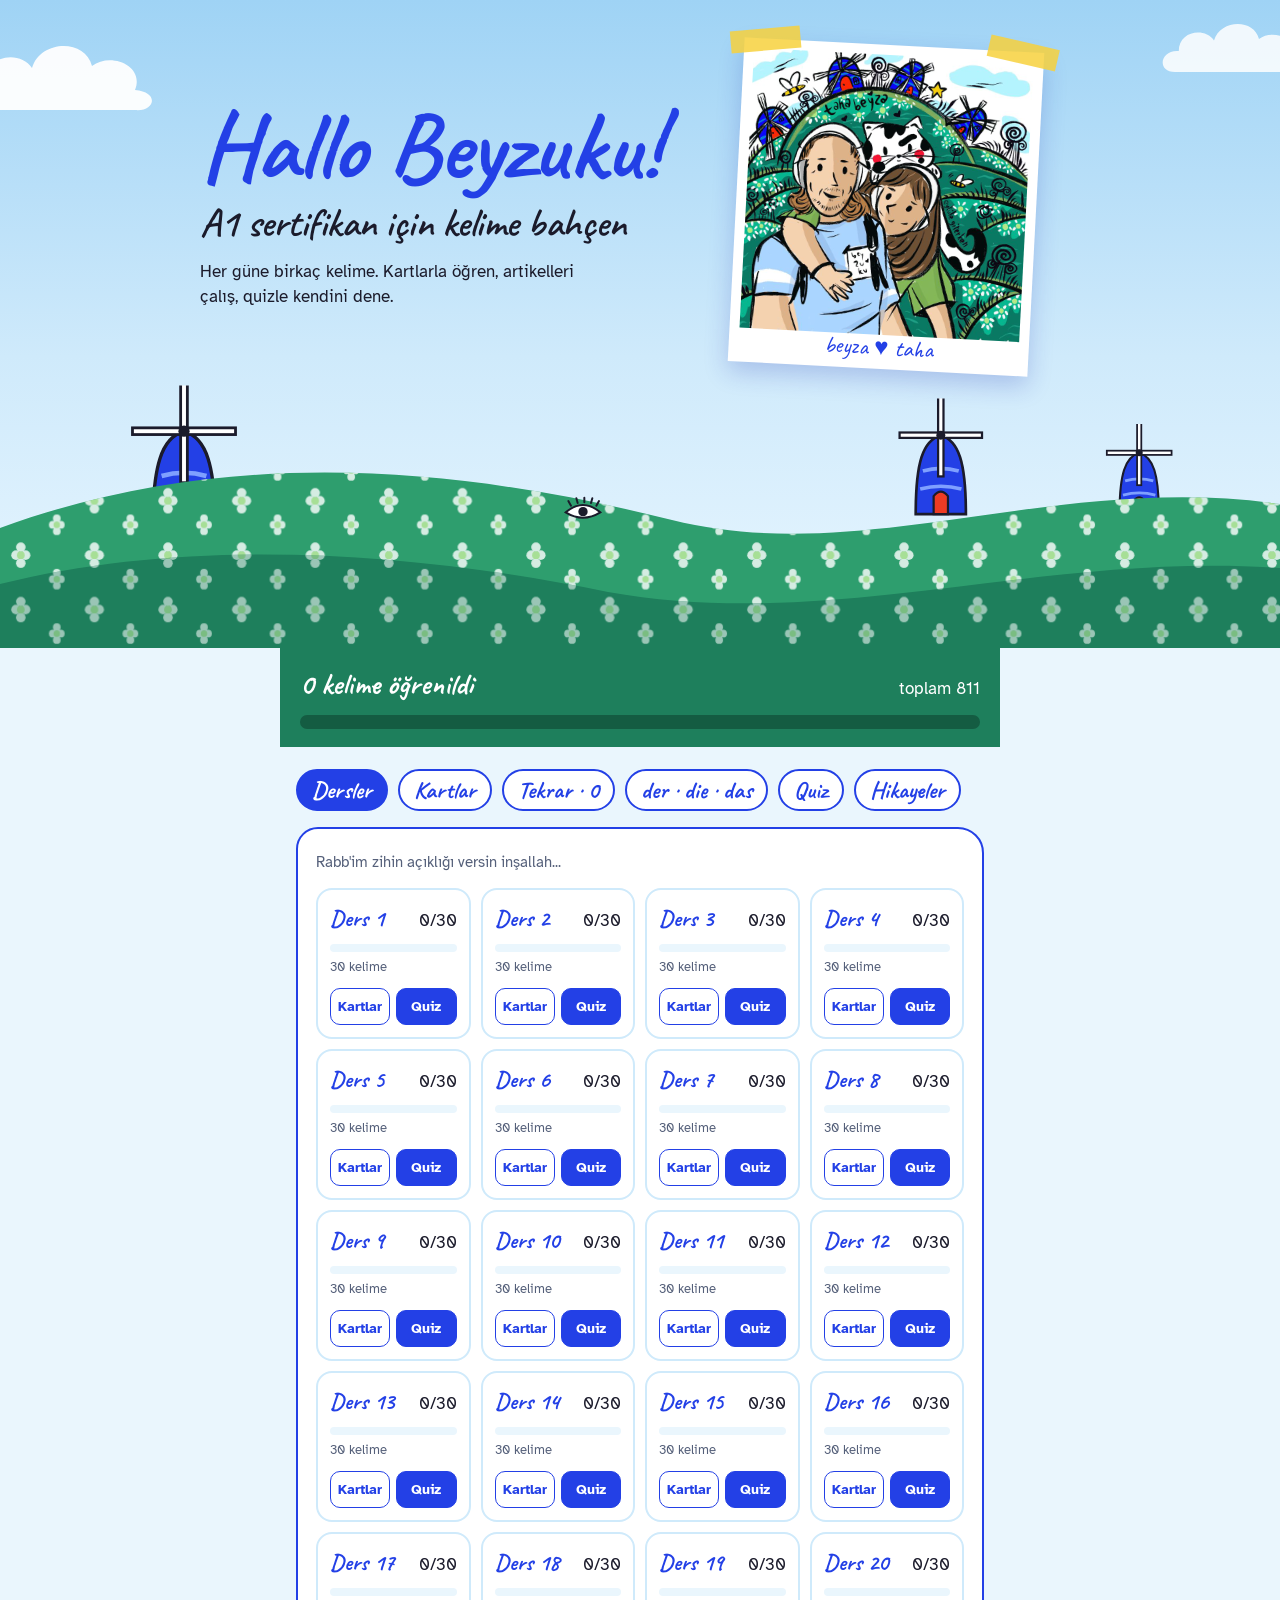
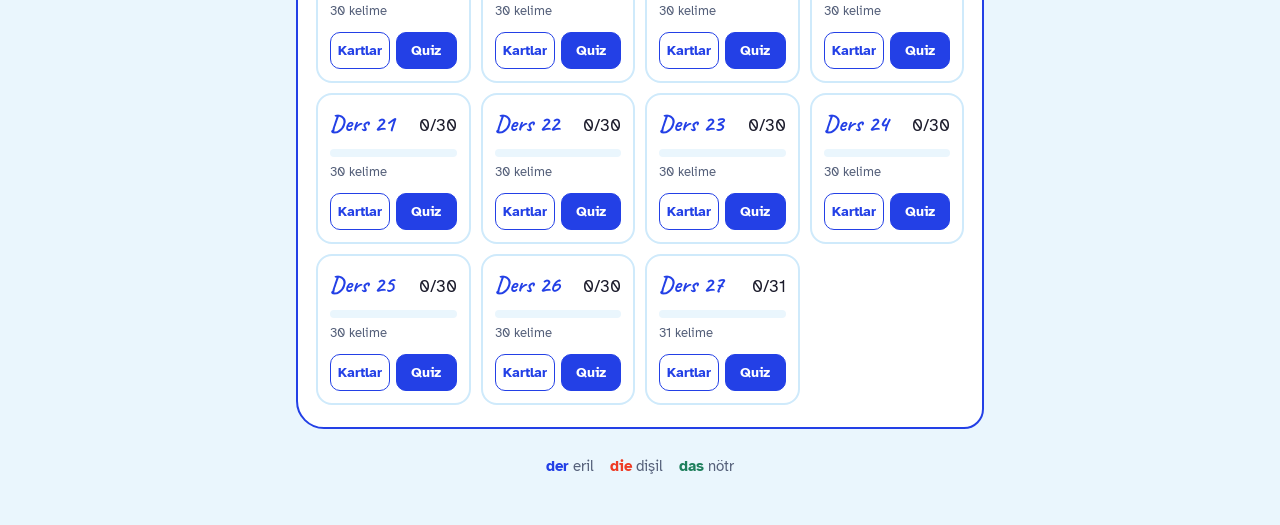
<file: index.html>
<!DOCTYPE html>
<html lang="tr">
<head>
<meta charset="utf-8">
<meta name="viewport" content="width=device-width, initial-scale=1, viewport-fit=cover">
<title>Beyza'nın A1 Bahçesi</title>
<link rel="manifest" href="manifest.json">
<link rel="icon" href="icon.svg" type="image/svg+xml">
<link rel="apple-touch-icon" href="apple-touch-icon.png">
<meta name="apple-mobile-web-app-capable" content="yes">
<meta name="mobile-web-app-capable" content="yes">
<meta name="apple-mobile-web-app-status-bar-style" content="default">
<meta name="apple-mobile-web-app-title" content="A1 Bahçe">
<meta name="theme-color" content="#2340E6">
<link rel="preconnect" href="https://fonts.googleapis.com">
<link rel="preconnect" href="https://fonts.gstatic.com" crossorigin>
<link href="https://fonts.googleapis.com/css2?family=Caveat:wght@600;700&family=Atkinson+Hyperlegible:wght@400;700&display=swap" rel="stylesheet">
<link rel="stylesheet" href="css/style.css">
</head>
<body>

<svg width="0" height="0" style="position:absolute" aria-hidden="true">
  <defs>
    <pattern id="daisies" width="46" height="34" patternUnits="userSpaceOnUse">
      <g fill="#fff"><circle cx="10" cy="10" r="3"/><circle cx="16" cy="10" r="3"/><circle cx="13" cy="5" r="3"/><circle cx="13" cy="15" r="3"/></g>
      <circle cx="13" cy="10" r="2.4" fill="#C5EFA0"/>
      <g fill="#fff"><circle cx="33" cy="25" r="2.4"/><circle cx="38" cy="25" r="2.4"/><circle cx="35.5" cy="21" r="2.4"/><circle cx="35.5" cy="29" r="2.4"/></g>
      <circle cx="35.5" cy="25" r="2" fill="#C5EFA0"/>
    </pattern>
    <symbol id="mill" viewBox="0 0 100 130">
      <path d="M22 128 C22 70 30 46 50 40 C70 46 78 70 78 128 Z" fill="#2340E6" stroke="#1B1B2B" stroke-width="3"/>
      <path d="M30 80 Q50 74 70 80 M27 100 Q50 94 73 100" stroke="#7FA0FF" stroke-width="4" fill="none"/>
      <path d="M42 128 V108 Q50 98 58 108 V128 Z" fill="#EE3B24" stroke="#1B1B2B" stroke-width="2.5"/>
      <g class="sails">
        <rect x="47" y="-6" width="6" height="92" fill="#fff" stroke="#1B1B2B" stroke-width="2.5"/>
        <rect x="4" y="37" width="92" height="6" fill="#fff" stroke="#1B1B2B" stroke-width="2.5"/>
        <circle cx="50" cy="40" r="5" fill="#1B1B2B"/>
      </g>
    </symbol>
    <symbol id="eyeSym" viewBox="0 0 60 36">
      <path d="M4 20 Q30 -2 56 20 Q30 36 4 20Z" fill="#fff" stroke="#1B1B2B" stroke-width="3"/>
      <circle cx="30" cy="19" r="7" fill="#1B1B2B"/>
      <path d="M12 10 L8 3 M22 6 L20 -1 M32 5 V-2 M42 6 L44 -1 M50 10 L54 3" stroke="#1B1B2B" stroke-width="3" stroke-linecap="round"/>
    </symbol>
  </defs>
</svg>

<header class="hero">
  <svg class="cloud" viewBox="0 0 200 90" style="width:200px;top:30px;left:-40px;opacity:.95" aria-hidden="true"><path d="M20 80 C-5 80 0 50 25 52 C25 25 60 20 72 38 C80 10 125 8 132 36 C150 22 185 35 175 60 C200 62 195 82 175 80Z"/></svg>
  <svg class="cloud" viewBox="0 0 200 90" style="width:150px;top:12px;right:-30px;opacity:.85" aria-hidden="true"><path d="M20 80 C-5 80 0 50 25 52 C25 25 60 20 72 38 C80 10 125 8 132 36 C150 22 185 35 175 60 C200 62 195 82 175 80Z"/></svg>
  <svg class="eye" style="width:40px;bottom:62px;left:44%;z-index:3" aria-hidden="true"><use href="#eyeSym"/></svg>

  <div class="hero-inner">
    <div>
      <h1 class="hello">Hallo Beyzuku!<small>A1 sertifikan için kelime bahçen</small></h1>
      <p>Her güne birkaç kelime. Kartlarla öğren, artikelleri çalış, quizle kendini dene.</p>
    </div>
    <figure class="frame">
      <span class="tape l"></span><span class="tape r"></span>
      <img src="assets/couple.jpg" alt="Beyza'nın çizdiği taha ve beyza illüstrasyonu" width="720" height="720">
      <figcaption>beyza ♥&#xFE0E; taha</figcaption>
    </figure>
  </div>

  <svg class="land" viewBox="0 0 800 170" preserveAspectRatio="xMidYMax slice" aria-hidden="true">
    <use href="#mill" x="80" y="6" width="70" height="92"/>
    <use href="#mill" x="560" y="14" width="56" height="74"/>
    <use href="#mill" x="690" y="30" width="44" height="58"/>
    <path d="M0 95 C150 40 300 60 420 90 C540 120 660 60 800 80 V170 H0Z" fill="#2E9E6E"/>
    <path d="M0 95 C150 40 300 60 420 90 C540 120 660 60 800 80 V170 H0Z" fill="url(#daisies)" opacity=".8"/>
    <path d="M0 130 C120 100 260 110 380 135 C520 160 650 110 800 120 V170 H0Z" fill="#1E7F5C"/>
    <path d="M0 130 C120 100 260 110 380 135 C520 160 650 110 800 120 V170 H0Z" fill="url(#daisies)" opacity=".55"/>
  </svg>
</header>

<main>
  <section class="progress" aria-label="İlerleme">
    <div class="progress-row">
      <strong id="progText">0 kelime</strong>
      <span id="progTotal"></span>
    </div>
    <div class="bar"><span id="progBar"></span></div>
  </section>

  <nav class="tabs" role="tablist">
    <button class="tab" role="tab" aria-selected="true" data-mode="lessons">Dersler</button>
    <button class="tab" role="tab" aria-selected="false" data-mode="cards">Kartlar</button>
    <button class="tab" role="tab" aria-selected="false" data-mode="repeat">Tekrar</button>
    <button class="tab" role="tab" aria-selected="false" data-mode="artikel">der · die · das</button>
    <button class="tab" role="tab" aria-selected="false" data-mode="quiz">Quiz</button>
    <button class="tab" role="tab" aria-selected="false" data-mode="all">Hikayeler</button>
  </nav>

  <section class="stage" id="stage" aria-live="polite"></section>

  <div class="legend">
    <span><b class="der">der</b> eril</span>
    <span><b class="die">die</b> dişil</span>
    <span><b class="das">das</b> nötr</span>
  </div>
</main>

<script src="js/words.js"></script>
<script src="js/stories.js"></script>
<script src="js/app.js"></script>
</body>
</html>
</file>
<file: css/style.css>
:root{
  --cobalt:#2340E6; --cobalt-deep:#1A2FB0; --sky:#CFEAFB; --sky-soft:#EAF6FD;
  --meadow:#1E7F5C; --meadow-dark:#145C42; --mint:#9FE0BC;
  --sun:#F7D23E; --poppy:#EE3B24; --paper:#FFFFFF; --ink:#1B1B2B; --muted:#55607A;
  --der:var(--cobalt); --die:var(--poppy); --das:var(--meadow);
  --hand:"Caveat","Comic Sans MS",cursive;
  --body:"Atkinson Hyperlegible",system-ui,-apple-system,"Segoe UI",sans-serif;
  box-sizing:border-box;
  padding-top:env(safe-area-inset-top,0px);
  padding-bottom:env(safe-area-inset-bottom,0px);
}
@media (prefers-color-scheme: dark){
  :root:not([data-theme="light"]){
    --paper:#141A33; --ink:#F1F3FF; --muted:#A9B2D6; --sky:#24306B; --sky-soft:#1A2350;
    --der:#7C90FF; --die:#FF7A63; --das:#4CC796;
  }
}
:root[data-theme="dark"]{
  --paper:#141A33; --ink:#F1F3FF; --muted:#A9B2D6; --sky:#24306B; --sky-soft:#1A2350;
  --der:#7C90FF; --die:#FF7A63; --das:#4CC796;
}
*,*::before,*::after{box-sizing:inherit}
html{scroll-padding-top:env(safe-area-inset-top,0px)}
body{margin:0;background:var(--sky-soft);color:var(--ink);font-family:var(--body);font-size:17px;line-height:1.5}
button{font:inherit;cursor:pointer}
:focus-visible{outline:3px solid var(--sun);outline-offset:3px;border-radius:8px}

/* ---------- Hero ---------- */
.hero{position:relative;overflow:hidden;background:linear-gradient(180deg,#9FD3F5 0%,var(--sky) 55%,#E8F6FF 100%);padding:28px 20px 0;color:#1B1B2B}
.hero-inner{max-width:880px;margin:0 auto;display:grid;grid-template-columns:minmax(0,1fr);gap:18px;align-items:center;position:relative;z-index:2}
@media (min-width:760px){.hero-inner{grid-template-columns:minmax(0,1.1fr) minmax(0,.9fr)}}
.hello{font-family:var(--hand);font-weight:700;font-size:clamp(56px,13vw,96px);line-height:.9;margin:0;color:var(--cobalt);letter-spacing:-.5px}
.hello small{display:block;font-size:.42em;color:#1B1B2B;font-weight:600;margin-top:10px;line-height:1.1}
.hero p{max-width:34ch;margin:14px 0 0;font-size:17px}
.frame{position:relative;justify-self:center;width:min(300px,78vw);transform:rotate(3deg);background:#fff;padding:10px 10px 34px;box-shadow:0 10px 24px rgba(26,47,176,.22)}
.frame img{display:block;width:100%;height:auto}
.frame figcaption{position:absolute;left:0;right:0;bottom:4px;text-align:center;font-family:var(--hand);font-size:24px;color:var(--cobalt)}
.tape{position:absolute;width:70px;height:22px;background:rgba(247,210,62,.85);top:-10px;transform:rotate(-8deg)}
.tape.l{left:-14px}.tape.r{right:-14px;transform:rotate(10deg)}
.cloud{position:absolute;z-index:1;fill:#fff}
.eye{position:absolute;z-index:1}
/* .hero'nun 20px yan boşluğunu taşarak kenardan kenara uzanır */
.land{display:block;width:calc(100% + 40px);max-width:none;height:auto;margin:-10px -20px 0;position:relative;z-index:1}
.sails{transform-box:fill-box;transform-origin:center;animation:spin 14s linear infinite}
@keyframes spin{to{transform:rotate(360deg)}}
@media (prefers-reduced-motion:reduce){.sails{animation:none}.card-inner{transition:none!important}}

/* ---------- Main ---------- */
main{max-width:720px;margin:0 auto;padding:0 16px 48px}
.progress{background:var(--meadow);color:#fff;margin:0 -16px;padding:14px 20px 18px}
.progress-row{max-width:720px;margin:0 auto;display:flex;justify-content:space-between;align-items:baseline;gap:12px}
.progress strong{font-family:var(--hand);font-size:30px;font-weight:700}
.bar{max-width:720px;margin:8px auto 0;height:14px;background:var(--meadow-dark);border-radius:20px;overflow:hidden}
.bar span{display:block;height:100%;width:0;background:repeating-linear-gradient(90deg,var(--mint) 0 14px,#C9F0DA 14px 20px);border-radius:20px;transition:width .5s}

.tabs{display:flex;gap:10px;margin:22px 0 16px;flex-wrap:wrap}
.tab{border:2.5px solid var(--cobalt);background:var(--paper);color:var(--cobalt);padding:6px 14px;border-radius:999px;font-family:var(--hand);font-size:24px;font-weight:700;line-height:1.1}
.tab[aria-selected="true"]{background:var(--cobalt);color:#fff}
.lessons-list{display:grid;grid-template-columns:repeat(auto-fit,minmax(130px,1fr));gap:10px}
.lesson-card{display:block;text-align:left;background:var(--paper);color:var(--ink);border:2px solid var(--sky);border-radius:16px;padding:12px;font:inherit}
.lesson-card.is-done{border-color:var(--meadow)}
.lesson-card-top{display:flex;justify-content:space-between;gap:8px;align-items:baseline}
.lesson-card-top strong{font-family:var(--hand);font-size:23px;color:var(--cobalt)}
.lesson-card-label{display:block;margin-top:6px;color:var(--muted);font-size:13px}
.lesson-actions{display:grid;grid-template-columns:1fr 1fr;gap:6px;margin-top:10px}
.lesson-action{border:1.5px solid var(--cobalt);border-radius:10px;padding:7px 4px;background:var(--paper);color:var(--cobalt);font:inherit;font-size:14px;font-weight:700}
.lesson-quiz{background:var(--cobalt);color:#fff}
.lesson-mini-bar{display:block;height:8px;margin-top:8px;border-radius:10px;background:var(--sky-soft);overflow:hidden}
.lesson-mini-bar span{display:block;height:100%;background:var(--meadow);border-radius:inherit;transition:width .3s}
.lesson-card-status{display:flex;justify-content:space-between;align-items:center;gap:10px;margin-bottom:12px;font-family:var(--hand);font-size:21px;color:var(--cobalt)}
.lesson-back{border:0;background:none;color:var(--muted);text-decoration:underline;font:inherit;font-size:16px}
.lesson-complete{text-align:center;margin:0 0 12px;color:var(--meadow);font-weight:700}

/* Tümü: kapalı dersler ızgarada, açılan ders tam satıra büyür */
.all-list{display:grid;grid-template-columns:repeat(auto-fill,minmax(130px,1fr));gap:10px}
.all-lesson{background:var(--paper);border:2px solid var(--sky);border-radius:16px}
.all-lesson[open]{grid-column:1/-1;border-color:var(--cobalt)}
.all-lesson summary{list-style:none;cursor:pointer;display:flex;flex-direction:column;gap:2px;padding:12px}
.all-lesson[open] summary{flex-direction:row;justify-content:space-between;align-items:baseline}
.all-lesson summary::-webkit-details-marker{display:none}
.all-lesson summary strong{font-family:var(--hand);font-size:23px;color:var(--cobalt)}
.all-lesson summary span{color:var(--muted);font-size:13px}
.all-words{list-style:none;margin:0;padding:4px 14px 14px;display:grid;grid-template-columns:repeat(auto-fill,minmax(170px,1fr));gap:6px 16px;font-size:16px}
.all-words li{overflow-wrap:anywhere}

/* Ders hikâyesi */
.story{margin:6px 14px 16px;padding-top:14px;border-top:2px dashed var(--sky)}
.story-title{font-family:var(--hand);font-size:30px;line-height:1.05;color:var(--cobalt);margin:0 0 10px}
.story-title small{display:block;font-family:var(--body);font-size:14px;font-weight:400;color:var(--muted);margin-top:4px}
.story-tools{display:flex;flex-wrap:wrap;gap:8px;margin-bottom:10px}
.story-tools .speak{margin-top:0}
.story-tools .speak[aria-pressed="true"]{background:var(--cobalt);color:#fff}
.story-p{margin:0 0 14px;font-size:18px;line-height:1.75;max-width:62ch}
/* Türkçe kapalıyken cümleler paragraf gibi akar; açıkken her cümle kendi çevirisiyle alt alta */
.sent-tr{display:none}
.show-tr .sent{display:block;margin-bottom:10px}
.show-tr .sent-tr{display:block;color:var(--muted);font-size:15px;line-height:1.5}
.sw-tr{font-weight:700;color:var(--ink);text-decoration:underline;text-decoration-thickness:2px;text-underline-offset:3px}
.sw-tr.art-der{text-decoration-color:var(--der)}.sw-tr.art-die{text-decoration-color:var(--die)}.sw-tr.art-das{text-decoration-color:var(--das)}.sw-tr.art-x{text-decoration-color:var(--muted)}
.sw{font:inherit;font-weight:700;background:none;border:0;padding:0;cursor:pointer;color:var(--ink);text-decoration:underline;text-decoration-thickness:2px;text-underline-offset:3px}
.sw.art-der{text-decoration-color:var(--der)}.sw.art-die{text-decoration-color:var(--die)}.sw.art-das{text-decoration-color:var(--das)}.sw.art-x{text-decoration-color:var(--muted)}
/* inline-block: üst öğenin alt çizgisi açıklamaya geçmesin */
.sw[aria-expanded="true"]::after{content:"(" attr(data-tr) ")";font-weight:400;color:var(--muted);display:inline-block;margin-left:.3em}

.stage{background:var(--paper);border:2.5px solid var(--cobalt);border-radius:22px 26px 20px 28px;padding:22px 18px;position:relative}
.hint{color:var(--muted);margin:0 0 14px;font-size:15px}

/* flashcard */
.card{perspective:1200px;cursor:pointer;margin:0 auto;max-width:460px}
.card-inner{position:relative;min-height:240px;transition:transform .5s;transform-style:preserve-3d}
.card.flipped .card-inner{transform:rotateY(180deg)}
.face{position:absolute;inset:0;backface-visibility:hidden;-webkit-backface-visibility:hidden;border-radius:18px;padding:22px;display:flex;flex-direction:column;justify-content:center;align-items:center;text-align:center;background:var(--sky-soft)}
.back{transform:rotateY(180deg)}
.word{font-size:clamp(34px,9vw,46px);font-weight:700;line-height:1.1;overflow-wrap:anywhere}
.art{display:inline-block;font-weight:700;margin-right:.25em}
.art.der{color:var(--der)}.art.die{color:var(--die)}.art.das{color:var(--das)}
.plural{color:var(--muted);font-size:16px;margin-top:6px}
.tr{font-family:var(--hand);font-size:40px;font-weight:700;color:var(--cobalt);line-height:1}
.ex{margin-top:12px;font-size:17px;max-width:32ch}
.ex-tr{margin:5px auto 0;color:var(--muted);font-size:15px;line-height:1.35;max-width:32ch}
.speak{margin-top:14px;border:2px solid var(--cobalt);background:transparent;color:var(--cobalt);border-radius:999px;padding:6px 14px;font-size:15px}
.flip-hint{margin-top:14px;color:var(--muted);font-size:14px}
.word-state{margin-top:6px;color:var(--muted);font-size:13px;font-style:italic}

.actions{display:flex;gap:10px;justify-content:center;margin-top:18px;flex-wrap:wrap}
.btn{border:none;border-radius:14px;padding:12px 20px;font-weight:700;font-size:17px;min-width:140px}
.btn.yes{background:var(--meadow);color:#fff}
.btn.no{background:var(--paper);color:var(--ink);border:2px solid var(--muted)}
.btn.next{background:var(--cobalt);color:#fff}

/* artikel */
.art-word{text-align:center;font-size:clamp(36px,10vw,52px);font-weight:700;margin:18px 0 6px;overflow-wrap:anywhere}
.art-tr{text-align:center;color:var(--muted);margin:0 0 18px}
.art-btns{display:grid;grid-template-columns:repeat(3,1fr);gap:10px;max-width:420px;margin:0 auto}
.art-btn{border:none;border-radius:16px;padding:16px 0;color:#fff;font-family:var(--hand);font-size:34px;font-weight:700;line-height:1}
.art-btn.der{background:var(--cobalt)}.art-btn.die{background:var(--poppy)}.art-btn.das{background:var(--meadow)}
.art-btn[disabled]{opacity:.35;cursor:default}
.art-btn.correct{opacity:1;outline:4px solid var(--sun)}
.art-btn.wrong{opacity:.85;text-decoration:line-through;text-decoration-thickness:3px;box-shadow:inset 0 0 0 3px var(--ink)}

/* quiz */
.opts{display:grid;gap:10px;max-width:460px;margin:0 auto}
.opt{text-align:left;background:var(--sky-soft);border:2px solid transparent;border-radius:14px;padding:13px 16px;color:var(--ink);font-size:18px}
.opt.right{border-color:var(--meadow);background:#DDF5E8;color:#145C42}
.opt.wrong{border-color:var(--poppy);background:#FDE3DE;color:#8A1E10}

/* cat */
.cat-row{display:flex;align-items:flex-end;gap:10px;justify-content:center;margin-top:16px;min-height:72px}
.cat{width:70px;height:70px;flex:none}
.bubble{background:var(--paper);border:2px solid var(--ink);border-radius:16px 16px 16px 4px;padding:6px 12px;font-family:var(--hand);font-size:24px;font-weight:700;line-height:1.1;max-width:260px}
.streak{position:absolute;top:12px;right:16px;font-family:var(--hand);font-size:22px;color:var(--cobalt);font-weight:700}

.legend{display:flex;gap:16px;justify-content:center;margin-top:26px;font-size:15px;color:var(--muted);flex-wrap:wrap}
.legend b.der{color:var(--der)}.legend b.die{color:var(--die)}.legend b.das{color:var(--das)}
</file>
